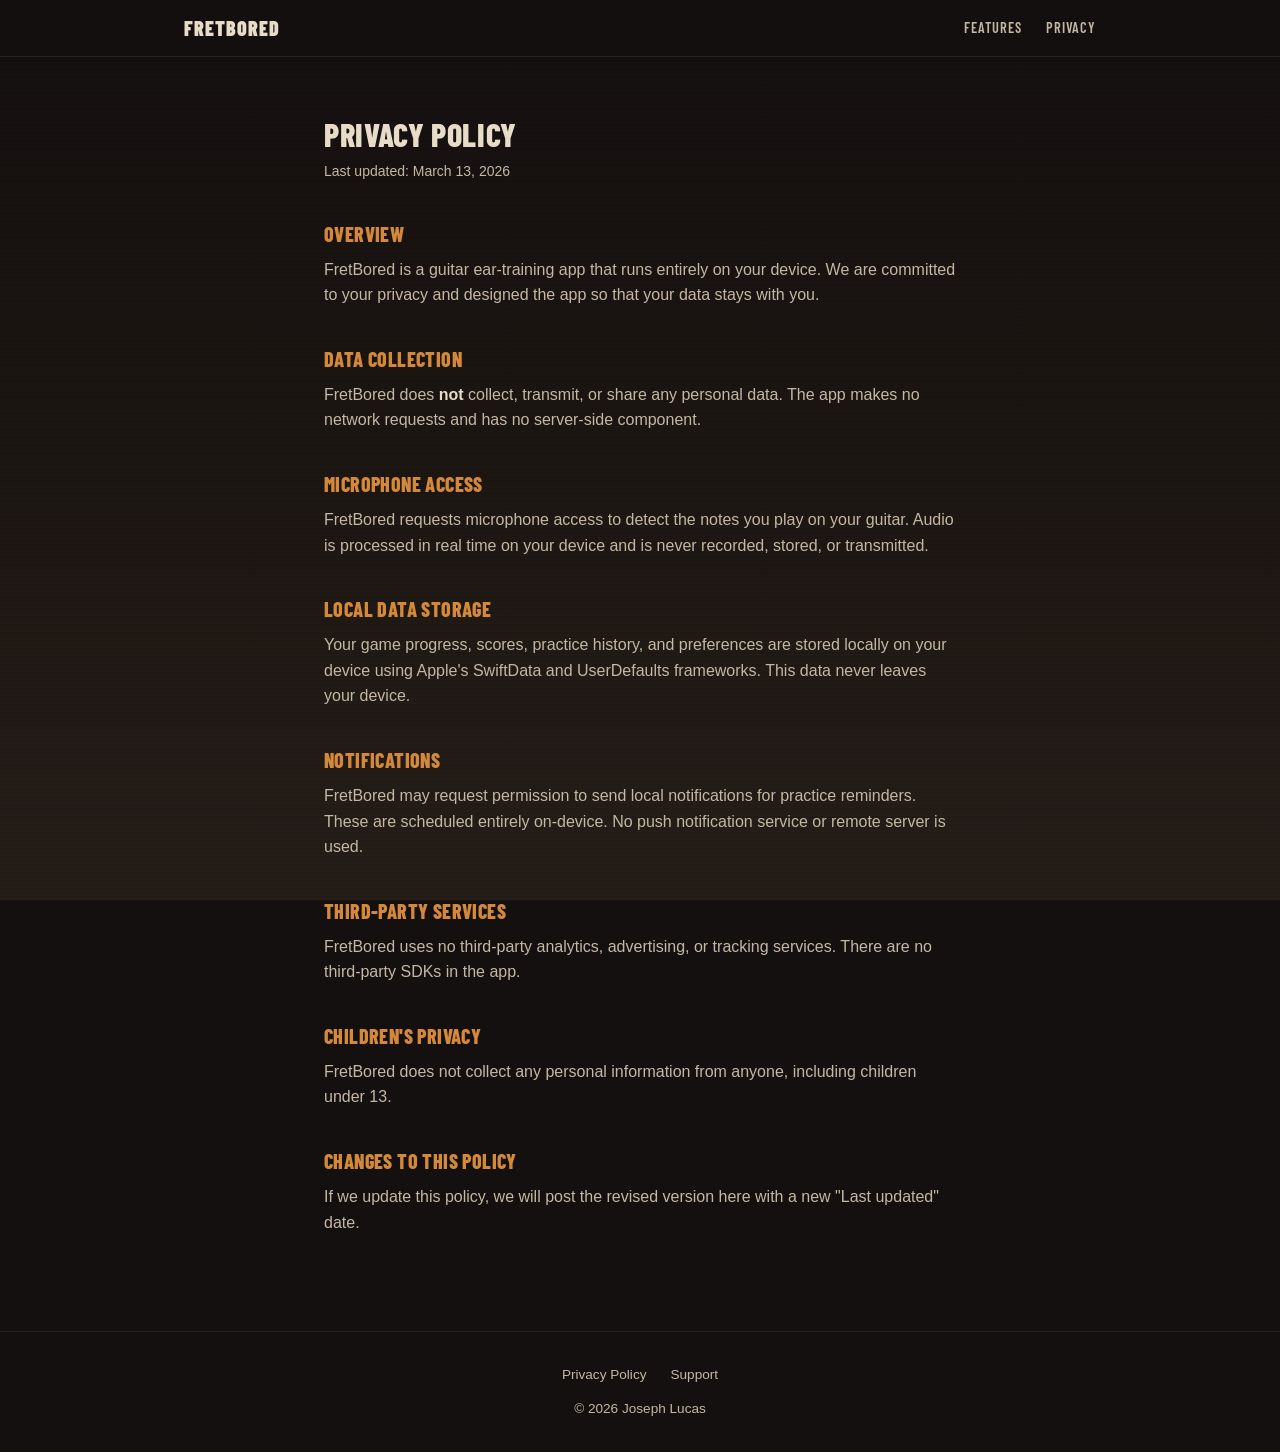
<file: privacy.html>
<!DOCTYPE html>
<html lang="en">
<head>
  <meta charset="UTF-8">
  <meta name="viewport" content="width=device-width, initial-scale=1.0">
  <title>Privacy Policy — FretBored</title>
  <meta name="description" content="FretBored privacy policy. We don't collect, transmit, or share any personal data.">
  <link rel="stylesheet" href="css/style.css">
</head>
<body>

  <nav class="site-nav">
    <div class="container">
      <a href="/" class="logo">FretBored</a>
      <ul class="nav-links">
        <li><a href="/#features">Features</a></li>
        <li><a href="privacy.html">Privacy</a></li>
      </ul>
    </div>
  </nav>

  <div class="policy">
    <h1>Privacy Policy</h1>
    <p class="updated">Last updated: March 13, 2026</p>

    <h2>Overview</h2>
    <p>FretBored is a guitar ear-training app that runs entirely on your device. We are committed to your privacy and designed the app so that your data stays with you.</p>

    <h2>Data Collection</h2>
    <p>FretBored does <strong>not</strong> collect, transmit, or share any personal data. The app makes no network requests and has no server-side component.</p>

    <h2>Microphone Access</h2>
    <p>FretBored requests microphone access to detect the notes you play on your guitar. Audio is processed in real time on your device and is never recorded, stored, or transmitted.</p>

    <h2>Local Data Storage</h2>
    <p>Your game progress, scores, practice history, and preferences are stored locally on your device using Apple's SwiftData and UserDefaults frameworks. This data never leaves your device.</p>

    <h2>Notifications</h2>
    <p>FretBored may request permission to send local notifications for practice reminders. These are scheduled entirely on-device. No push notification service or remote server is used.</p>

    <h2>Third-Party Services</h2>
    <p>FretBored uses no third-party analytics, advertising, or tracking services. There are no third-party SDKs in the app.</p>

    <h2>Children's Privacy</h2>
    <p>FretBored does not collect any personal information from anyone, including children under 13.</p>

    <h2>Changes to This Policy</h2>
    <p>If we update this policy, we will post the revised version here with a new "Last updated" date.</p>
  </div>

  <footer class="site-footer">
    <div class="container">
      <ul class="footer-links">
        <li><a href="privacy.html">Privacy Policy</a></li>
        <li><a href="mailto:support@fretbored.com">Support</a></li>
      </ul>
      <p>&copy; 2026 Joseph Lucas</p>
    </div>
  </footer>

</body>
</html>
</file>
<file: css/style.css>
/* ── FretBored — amp-style theme ── */

@import url('https://fonts.googleapis.com/css2?family=Barlow+Condensed:wght@500;600;700;800;900&display=swap');

:root {
  --bg-dark: #141010;
  --bg-mid: #1c1612;
  --bg-light: #261e18;
  --cream: #e8dcc8;
  --cream-muted: #c4b8a4;
  --amber: #d4893a;
  --amber-light: #e8a84c;
  --amber-dark: #a56a2a;
  --copper: #b87333;
  --chrome: #8a8a8a;
  --chrome-bright: #b0b0b0;
  --chrome-dark: #4a4a4a;
  --rosewood: #231b14;
  --success: #7da844;
  --panel-border: rgba(255, 255, 255, 0.08);
  --panel-bg: rgba(255, 255, 255, 0.03);
  --font-display: 'Barlow Condensed', sans-serif;
}

*, *::before, *::after { box-sizing: border-box; margin: 0; padding: 0; }

html { scroll-behavior: smooth; }

body {
  font-family: -apple-system, BlinkMacSystemFont, "Segoe UI", Roboto, Helvetica, Arial, sans-serif;
  background: var(--bg-dark);
  color: var(--cream);
  line-height: 1.6;
  min-height: 100vh;
  -webkit-font-smoothing: antialiased;
}

/* ── Tolex background texture ── */

body::before {
  content: '';
  position: fixed;
  inset: 0;
  background:
    repeating-linear-gradient(
      0deg,
      transparent,
      transparent 2px,
      rgba(0, 0, 0, 0.06) 2px,
      rgba(0, 0, 0, 0.06) 4px
    ),
    linear-gradient(180deg, var(--bg-dark) 0%, var(--bg-mid) 50%, var(--bg-light) 100%);
  z-index: -1;
  pointer-events: none;
}

/* ── Layout ── */

.container {
  max-width: 960px;
  margin: 0 auto;
  padding: 0 24px;
}

section {
  padding: 80px 0;
}

a {
  color: var(--amber);
  text-decoration: none;
  transition: color 0.2s;
}
a:hover { color: var(--amber-light); }

/* ── Typography ── */

h1, h2, h3, h4 {
  font-family: var(--font-display);
  font-weight: 800;
  line-height: 1.1;
  letter-spacing: 0.02em;
  text-transform: uppercase;
}

h1 { font-size: clamp(2.5rem, 6vw, 4rem); }
h2 { font-size: clamp(1.5rem, 4vw, 2.25rem); color: var(--amber); }
h3 { font-size: 1.2rem; color: var(--amber-light); }

/* ── Nav ── */

.site-nav {
  position: sticky;
  top: 0;
  z-index: 100;
  background: rgba(20, 16, 16, 0.85);
  backdrop-filter: blur(12px);
  -webkit-backdrop-filter: blur(12px);
  border-bottom: 1px solid var(--panel-border);
}

.site-nav .container {
  display: flex;
  align-items: center;
  justify-content: space-between;
  height: 56px;
}

.site-nav .logo {
  font-family: var(--font-display);
  font-weight: 900;
  font-size: 1.25rem;
  color: var(--cream);
  text-transform: uppercase;
  letter-spacing: 0.05em;
}

.site-nav .nav-links {
  display: flex;
  gap: 24px;
  list-style: none;
}

.site-nav .nav-links a {
  font-family: var(--font-display);
  font-weight: 600;
  font-size: 0.9rem;
  color: var(--cream-muted);
  text-transform: uppercase;
  letter-spacing: 0.06em;
  transition: color 0.2s;
}
.site-nav .nav-links a:hover { color: var(--amber); }

/* ── Hero ── */

.hero {
  text-align: center;
  padding: 100px 0 80px;
  position: relative;
}

.hero::after {
  content: '';
  position: absolute;
  top: 30%;
  left: 50%;
  transform: translate(-50%, -50%);
  width: 420px;
  height: 420px;
  background: radial-gradient(circle, rgba(212, 137, 58, 0.12) 0%, transparent 70%);
  pointer-events: none;
}

.hero .subtitle {
  font-family: var(--font-display);
  font-weight: 600;
  font-size: 1.1rem;
  color: var(--amber);
  text-transform: uppercase;
  letter-spacing: 0.15em;
  margin-bottom: 12px;
}

.hero h1 {
  margin-bottom: 20px;
}

.hero .tagline {
  font-size: 1.15rem;
  color: var(--cream-muted);
  max-width: 560px;
  margin: 0 auto 40px;
  line-height: 1.7;
}

.app-store-badge {
  display: inline-block;
  transition: opacity 0.2s, transform 0.2s;
}
.app-store-badge:hover {
  opacity: 0.85;
  transform: scale(1.03);
}
.app-store-badge img {
  height: 54px;
}

/* ── Features ── */

.features-grid {
  display: grid;
  grid-template-columns: 1fr 1fr;
  gap: 32px;
  margin-top: 48px;
}

.feature-column {
  background: var(--panel-bg);
  border: 1px solid var(--panel-border);
  border-radius: 12px;
  padding: 32px;
  transition: border-color 0.3s;
}
.feature-column:hover {
  border-color: rgba(212, 137, 58, 0.2);
}

.feature-column h3 {
  margin-bottom: 20px;
  font-size: 1.1rem;
}

.feature-list {
  list-style: none;
  display: flex;
  flex-direction: column;
  gap: 14px;
}

.feature-list li {
  display: flex;
  align-items: flex-start;
  gap: 10px;
  font-size: 0.95rem;
  color: var(--cream-muted);
  line-height: 1.5;
}

.feature-list .dot {
  flex-shrink: 0;
  width: 6px;
  height: 6px;
  margin-top: 8px;
  border-radius: 50%;
  background: var(--amber);
  box-shadow: 0 0 6px rgba(212, 137, 58, 0.5);
}

.feature-list strong {
  color: var(--cream);
}

/* ── Highlights row ── */

.highlights {
  display: grid;
  grid-template-columns: repeat(3, 1fr);
  gap: 24px;
  margin-top: 64px;
}

.highlight-card {
  text-align: center;
  padding: 28px 20px;
  background: var(--panel-bg);
  border: 1px solid var(--panel-border);
  border-radius: 12px;
}

.highlight-card .number {
  font-family: var(--font-display);
  font-weight: 900;
  font-size: 2.5rem;
  color: var(--amber);
  line-height: 1;
}

.highlight-card .label {
  font-size: 0.85rem;
  color: var(--cream-muted);
  margin-top: 6px;
  text-transform: uppercase;
  letter-spacing: 0.06em;
}

/* ── Privacy callout ── */

.privacy-callout {
  text-align: center;
  padding: 64px 0;
}

.privacy-callout .badge {
  display: inline-block;
  font-family: var(--font-display);
  font-weight: 700;
  font-size: 0.8rem;
  text-transform: uppercase;
  letter-spacing: 0.12em;
  color: var(--success);
  border: 1px solid rgba(125, 168, 68, 0.3);
  border-radius: 20px;
  padding: 6px 16px;
  margin-bottom: 20px;
}

.privacy-callout h2 {
  margin-bottom: 12px;
}

.privacy-callout p {
  color: var(--cream-muted);
  max-width: 520px;
  margin: 0 auto 24px;
}

.privacy-callout .cta-link {
  font-family: var(--font-display);
  font-weight: 700;
  text-transform: uppercase;
  letter-spacing: 0.06em;
  font-size: 0.9rem;
}

/* ── Footer ── */

.site-footer {
  border-top: 1px solid var(--panel-border);
  padding: 32px 0;
  text-align: center;
  font-size: 0.85rem;
  color: var(--cream-muted);
}

.footer-links {
  display: flex;
  justify-content: center;
  gap: 24px;
  list-style: none;
  margin-bottom: 12px;
}

.footer-links a {
  color: var(--cream-muted);
  font-size: 0.85rem;
}
.footer-links a:hover { color: var(--amber); }

/* ── Privacy policy page ── */

.policy {
  max-width: 680px;
  margin: 0 auto;
  padding: 60px 24px 80px;
}

.policy .updated {
  color: var(--cream-muted);
  font-size: 0.875rem;
  margin-bottom: 32px;
}

.policy h1 {
  font-size: 2rem;
  margin-bottom: 8px;
}

.policy h2 {
  font-size: 1.25rem;
  margin-top: 40px;
  margin-bottom: 12px;
}

.policy p {
  color: var(--cream-muted);
  margin-bottom: 16px;
}

.policy strong {
  color: var(--cream);
}

.policy a {
  color: var(--amber);
}

/* ── Responsive ── */

@media (max-width: 700px) {
  section { padding: 56px 0; }

  .features-grid {
    grid-template-columns: 1fr;
    gap: 24px;
  }

  .highlights {
    grid-template-columns: 1fr;
    gap: 16px;
  }

  .hero { padding: 72px 0 56px; }
  .hero .tagline { font-size: 1rem; }
}
</file>
